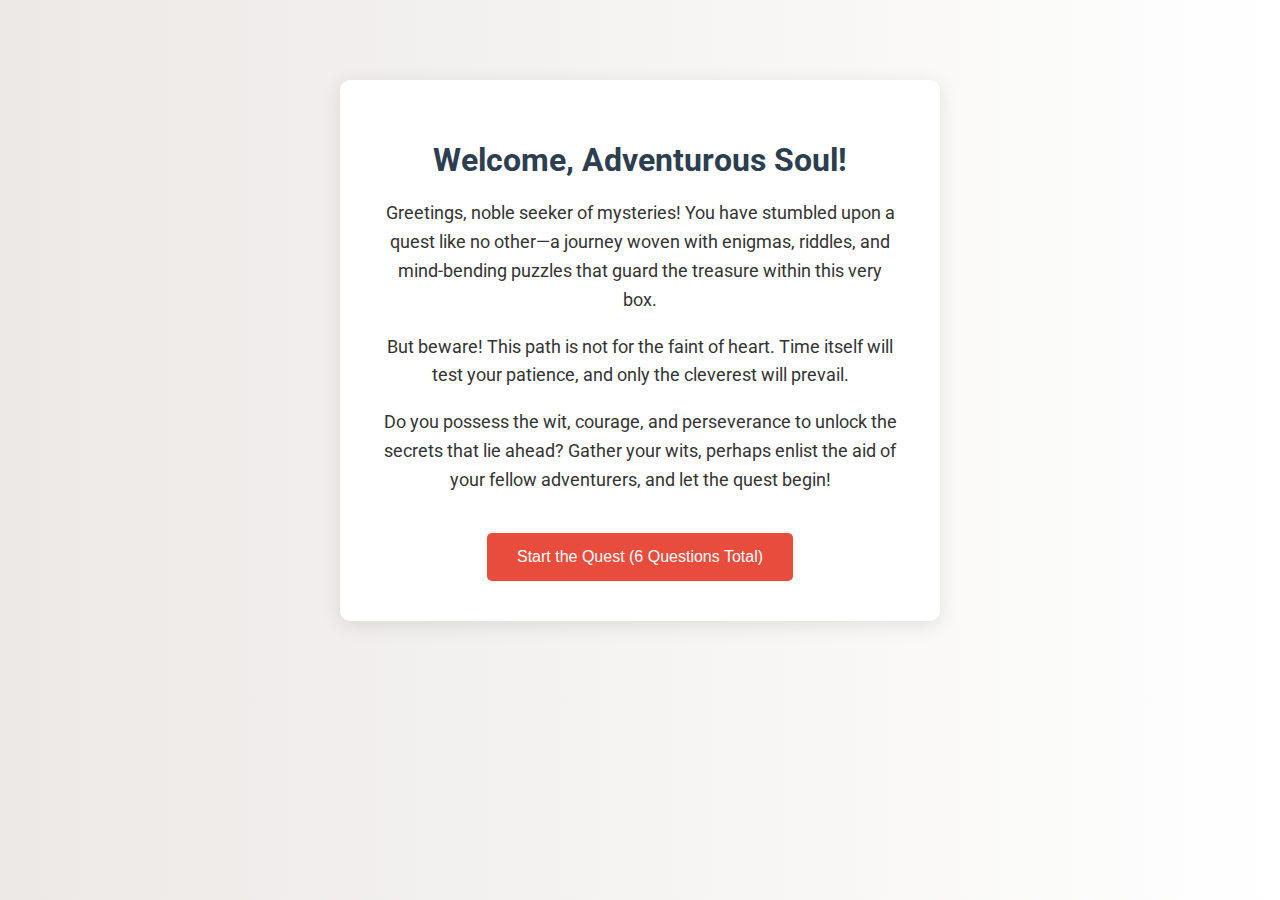
<file: index.html>
<!-- index.html -->

<!DOCTYPE html>
<html lang="en">
<head>
    <meta charset="UTF-8">
    <title>Holiday Mystery Quest</title>
    <link rel="stylesheet" href="styles.css">
</head>
<body>
    <div class="container">
        <h1>Welcome, Adventurous Soul!</h1>
        <p>Greetings, noble seeker of mysteries! You have stumbled upon a quest like no other—a journey woven with enigmas, riddles, and mind-bending puzzles that guard the treasure within this very box.</p>
        <p>But beware! This path is not for the faint of heart. Time itself will test your patience, and only the cleverest will prevail.</p>
        <p>Do you possess the wit, courage, and perseverance to unlock the secrets that lie ahead? Gather your wits, perhaps enlist the aid of your fellow adventurers, and let the quest begin!</p>
        <button onclick="startQuest()">Start the Quest (6 Questions Total)</button>
    </div>

    <script>
        function startQuest() {
            window.location.href = 'puzzle1.html';
        }
    </script>
</body>
</html>
</file>
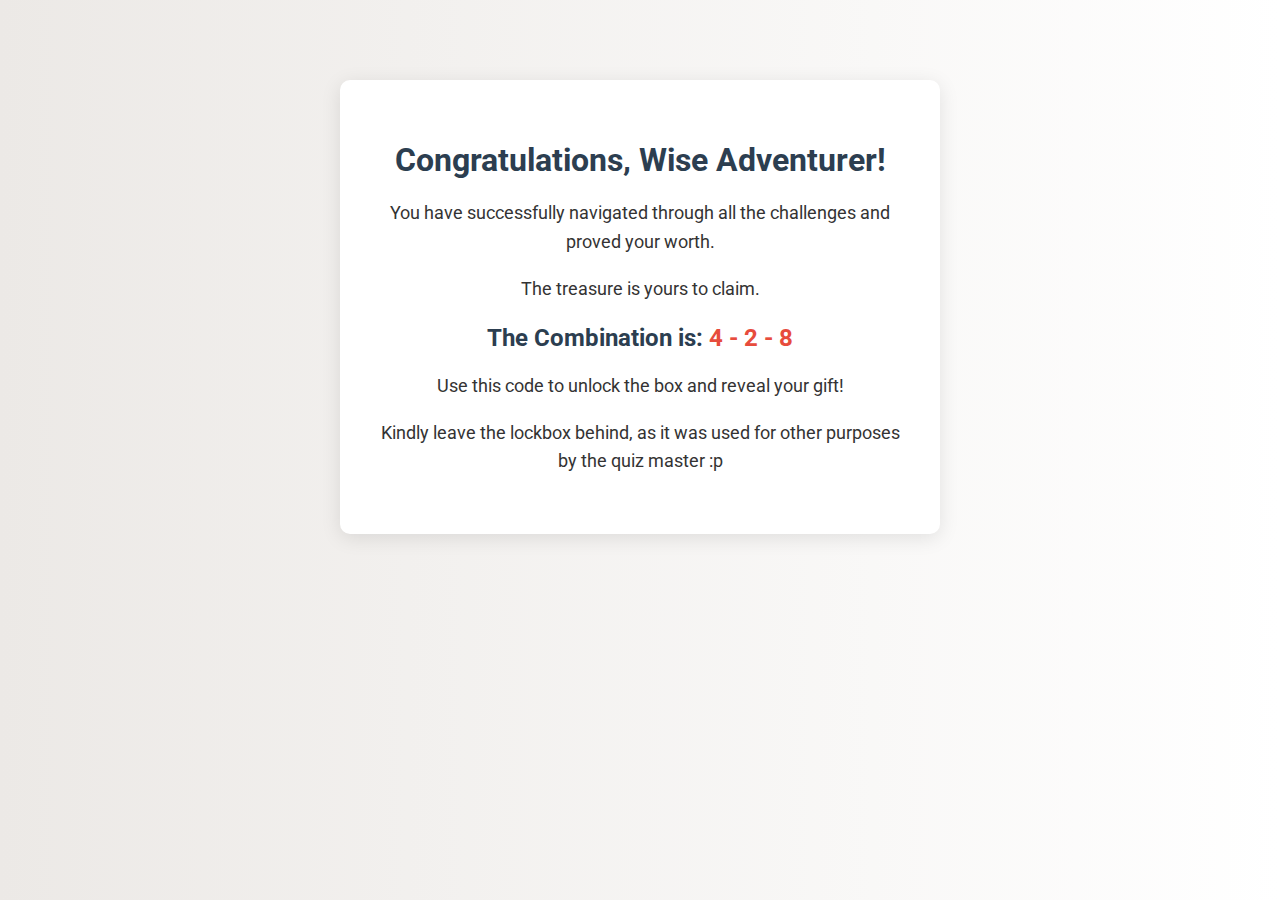
<file: congratulations.html>
<!-- congratulations.html -->

<!DOCTYPE html>
<html lang="en">
<head>
    <meta charset="UTF-8">
    <title>Congratulations!</title>
    <link rel="stylesheet" href="styles.css">
</head>
<body>
    <div class="container">
        <h1>Congratulations, Wise Adventurer!</h1>
        <p>You have successfully navigated through all the challenges and proved your worth.</p>
        <p>The treasure is yours to claim.</p>
        <h2>The Combination is: <span style="color: #e74c3c;">4 - 2 - 8</span></h2>
        <p>Use this code to unlock the box and reveal your gift!</p>
        <p>Kindly leave the lockbox behind, as it was used for other purposes by the quiz master :p</p>
    </div>
</body>
</html>
</file>
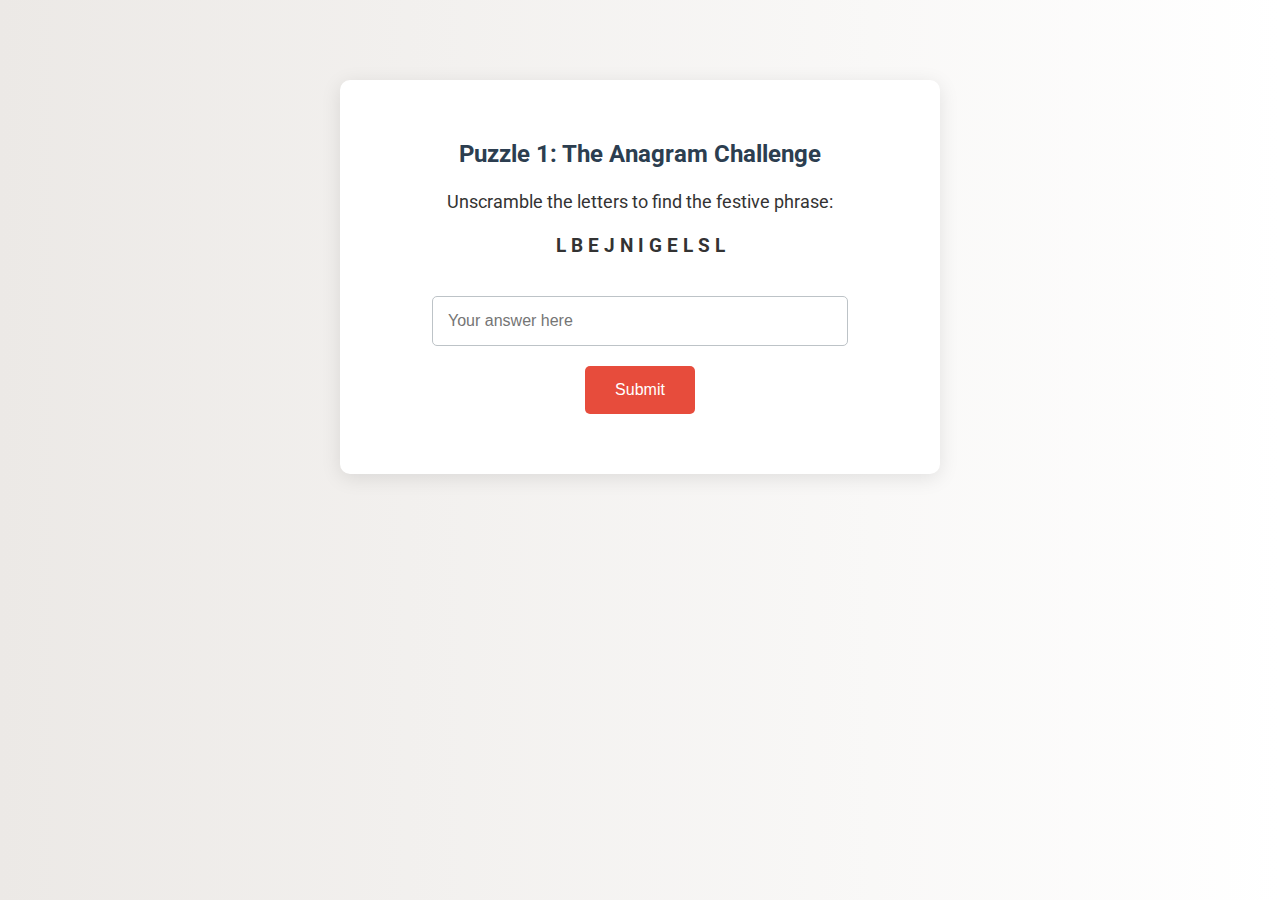
<file: puzzle1.html>
<!-- puzzle1.html -->

<!DOCTYPE html>
<html lang="en">
<head>
    <meta charset="UTF-8">
    <title>Puzzle 1 - Holiday Mystery Quest</title>
    <link rel="stylesheet" href="styles.css">
</head>
<body>
    <div class="container">
        <h2>Puzzle 1: The Anagram Challenge</h2>
        <p>Unscramble the letters to find the festive phrase:</p>
        <h3>L B E J N I G E L S L</h3>
        <input type="text" id="answer" placeholder="Your answer here">
        <button onclick="checkAnswer(1)">Submit</button>
        <p id="feedback"></p>
    </div>

    <script src="script.js"></script>
</body>
</html>
</file>
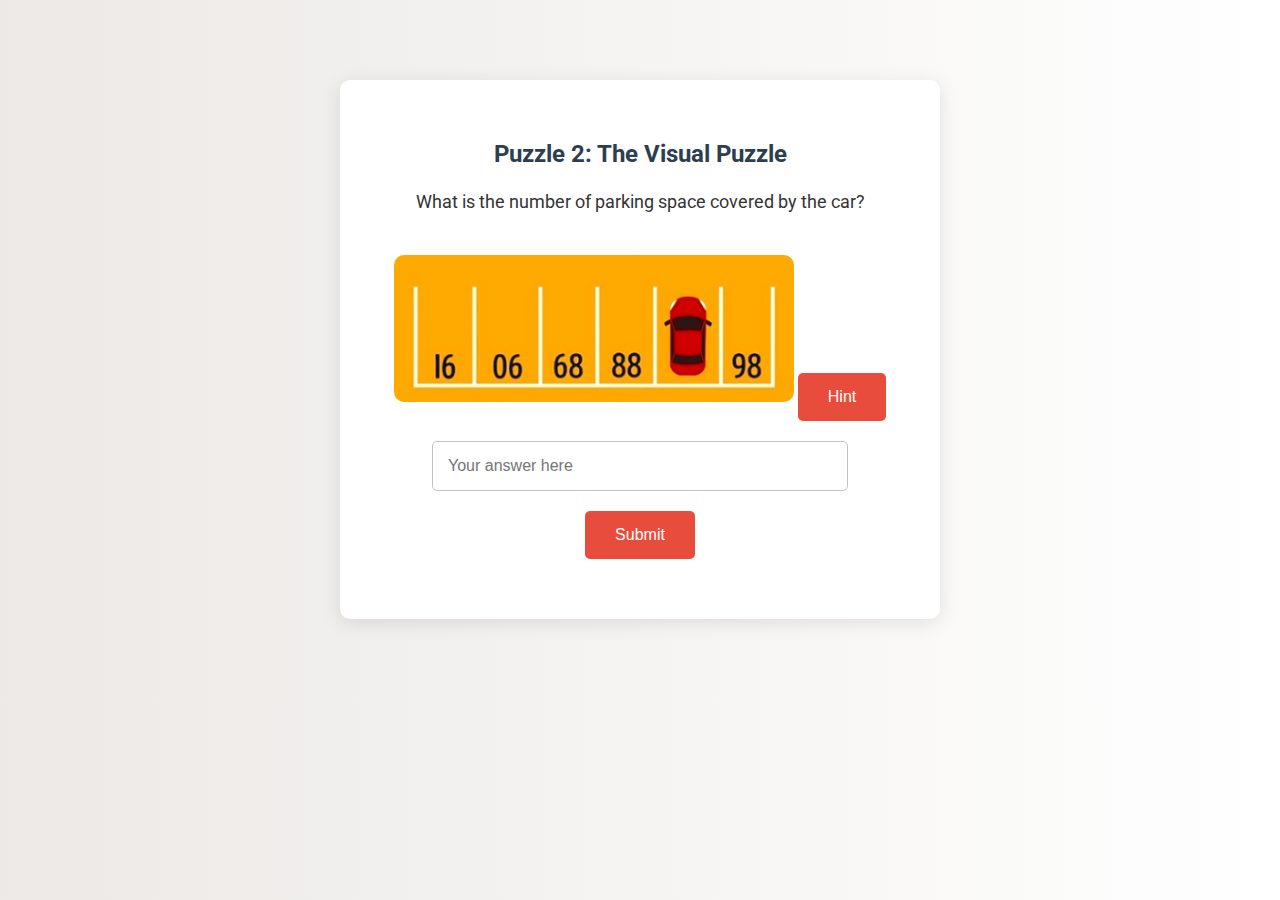
<file: puzzle2.html>
<!-- puzzle2.html -->

<!DOCTYPE html>
<html lang="en">
<head>
    <meta charset="UTF-8">
    <title>Puzzle 2 - Holiday Mystery Quest</title>
    <link rel="stylesheet" href="styles.css">
</head>
<body>
    <div class="container">
        <h2>Puzzle 2: The Visual Puzzle</h2>
        <p>What is the number of parking space covered by the car?</p>
        <img src="images/puzzle2.jpg" alt="Hidden Numbers Image" style="width:100%; max-width:400px; margin-top:20px;">
        
        <!-- Hint Section -->
        <button id="hint-button">Hint</button>
        <div id="hint-confirmation" style="display: none;">
            <p>Are you sure you want a hint?</p>
            <button id="confirm-yes">Yes</button>
            <button id="confirm-no">No</button>
        </div>
        <p id="hint-text" style="display: none;">Hint: The car is not parked in the same direction as you are viewing the parking lot.</p>

        <!-- Answer Input -->
        <input type="text" id="answer" placeholder="Your answer here">
        <button onclick="checkAnswer(2)">Submit</button>
        <p id="feedback"></p>
    </div>

    <!-- Inline Script for Hint Functionality -->
    <script>
        // JavaScript to handle hint confirmation and display
        const hintButton = document.getElementById('hint-button');
        const hintConfirmation = document.getElementById('hint-confirmation');
        const hintText = document.getElementById('hint-text');

        hintButton.addEventListener('click', () => {
            hintConfirmation.style.display = 'block';
        });

        document.getElementById('confirm-yes').addEventListener('click', () => {
            hintText.style.display = 'block';
            hintConfirmation.style.display = 'none';
        });

        document.getElementById('confirm-no').addEventListener('click', () => {
            hintConfirmation.style.display = 'none';
        });
    </script>

    <!-- Include External script.js -->
    <script src="script.js"></script>
</body>
</html>
</file>
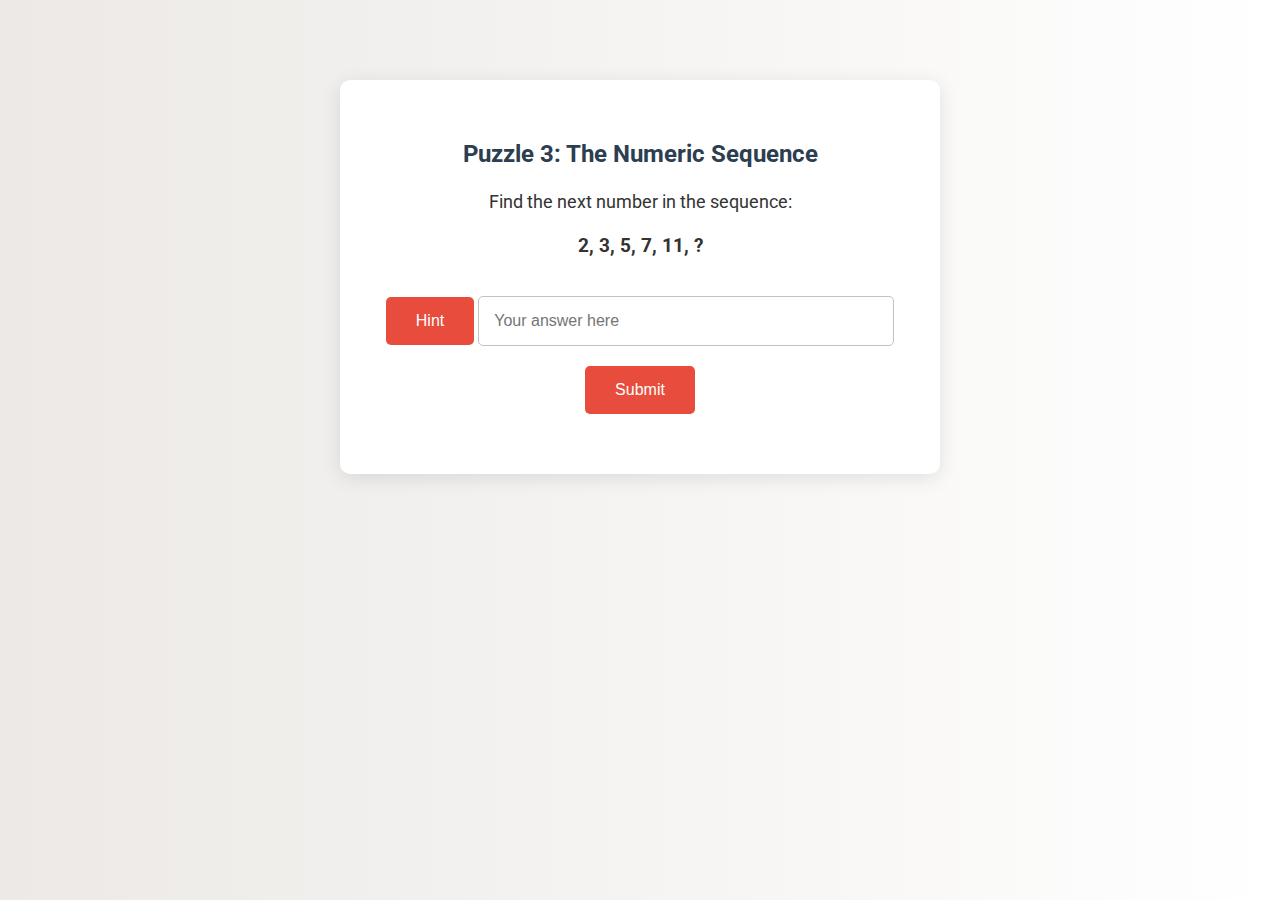
<file: puzzle3.html>
<!-- puzzle3.html -->

<!DOCTYPE html>
<html lang="en">
<head>
    <meta charset="UTF-8">
    <title>Puzzle 3 - Holiday Mystery Quest</title>
    <link rel="stylesheet" href="styles.css">
</head>
<body>
    <div class="container">
        <h2>Puzzle 3: The Numeric Sequence</h2>
        <p>Find the next number in the sequence:</p>
        <h3>2, 3, 5, 7, 11, ?</h3>
        
        <!-- Hint Section -->
        <button id="hint-button">Hint</button>
        <div id="hint-confirmation" style="display: none;">
            <p>Are you sure you want a hint?</p>
            <button id="confirm-yes">Yes</button>
            <button id="confirm-no">No</button>
        </div>
        <p id="hint-text" style="display: none;">Hint: Think of prime numbers.</p>

        <!-- Answer Input -->
        <input type="text" id="answer" placeholder="Your answer here">
        <button onclick="checkAnswer(3)">Submit</button>
        <p id="feedback"></p>
    </div>

    <!-- Inline Script for Hint Functionality -->
    <script>
        // JavaScript to handle hint confirmation and display
        const hintButton = document.getElementById('hint-button');
        const hintConfirmation = document.getElementById('hint-confirmation');
        const hintText = document.getElementById('hint-text');

        hintButton.addEventListener('click', () => {
            hintConfirmation.style.display = 'block';
        });

        document.getElementById('confirm-yes').addEventListener('click', () => {
            hintText.style.display = 'block';
            hintConfirmation.style.display = 'none';
        });

        document.getElementById('confirm-no').addEventListener('click', () => {
            hintConfirmation.style.display = 'none';
        });
    </script>

    <!-- Include External script.js -->
    <script src="script.js"></script>
</body>
</html>
</file>
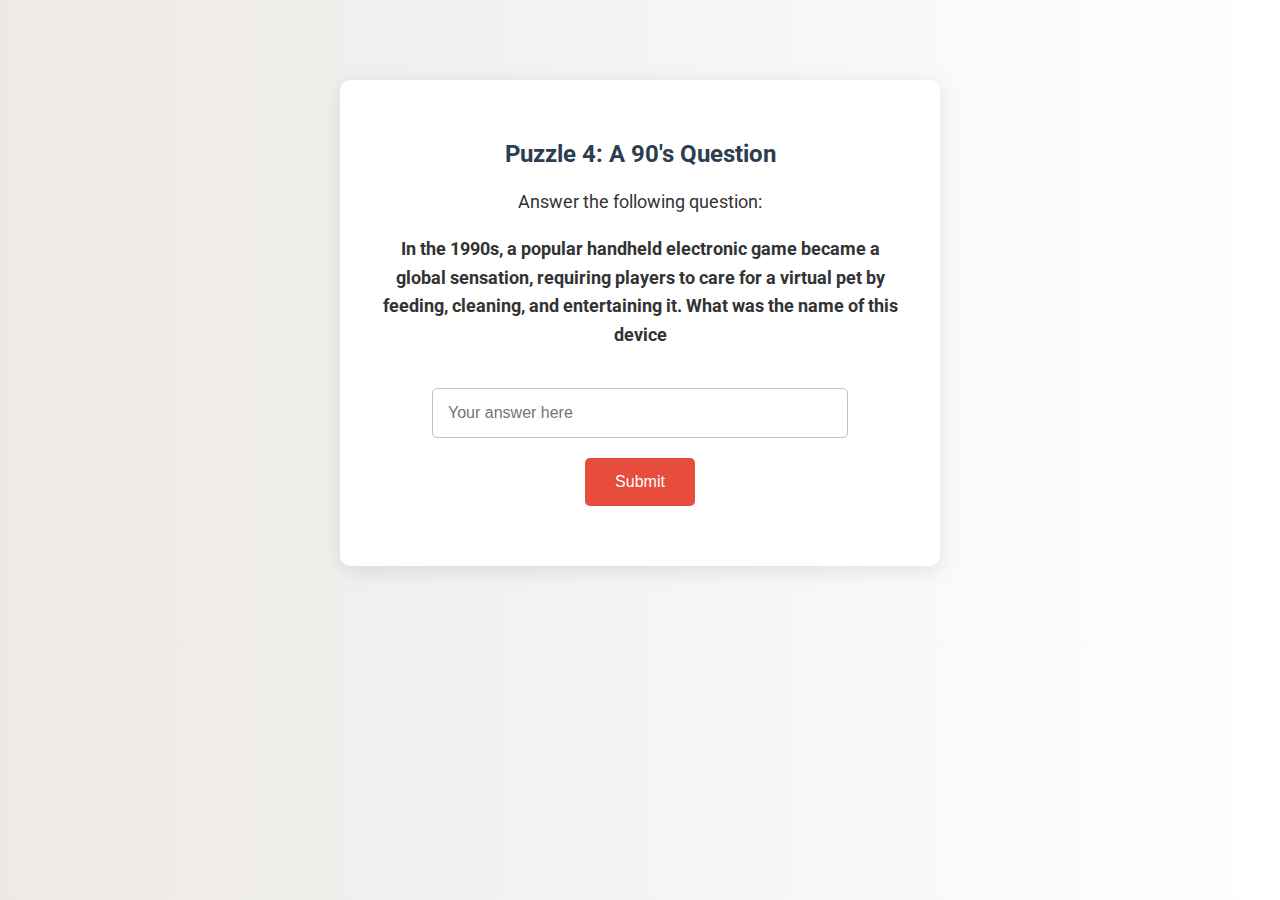
<file: puzzle4.html>
<!-- puzzle4.html -->

<!DOCTYPE html>
<html lang="en">
<head>
    <meta charset="UTF-8">
    <title>Puzzle 4 - Holiday Mystery Quest</title>
    <link rel="stylesheet" href="styles.css">
</head>
<body>
    <div class="container">
        <h2>Puzzle 4: A 90's Question</h2>
        <p>Answer the following question:</p>
        <p><strong>In the 1990s, a popular handheld electronic game became a global sensation, requiring players to care for a virtual pet by feeding, cleaning, and entertaining it. What was the name of this device</strong></p>
        <input type="text" id="answer" placeholder="Your answer here">
        <button onclick="checkAnswer(4)">Submit</button>
        <p id="feedback"></p>
    </div>

    <script src="script.js"></script>
</body>
</html>
</file>
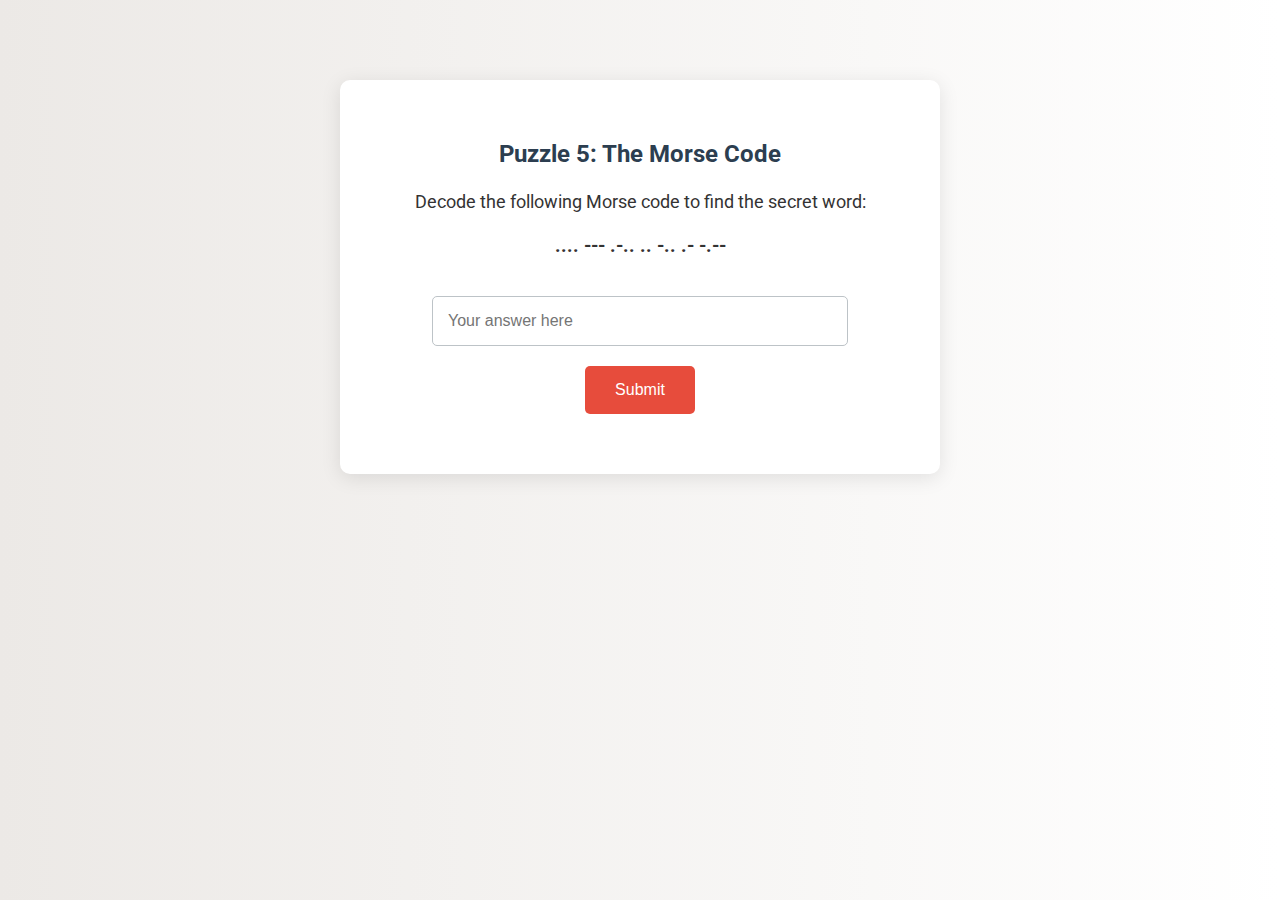
<file: puzzle5.html>
<!-- puzzle5.html -->

<!DOCTYPE html>
<html lang="en">
<head>
    <meta charset="UTF-8">
    <title>Puzzle 5 - Holiday Mystery Quest</title>
    <link rel="stylesheet" href="styles.css">
</head>
<body>
    <div class="container">
        <h2>Puzzle 5: The Morse Code</h2>
        <p>Decode the following Morse code to find the secret word:</p>
        <h3>.... --- .-.. .. -.. .- -.--</h3>
        <input type="text" id="answer" placeholder="Your answer here">
        <button onclick="checkAnswer(5)">Submit</button>
        <p id="feedback"></p>
    </div>

    <script src="script.js"></script>
</body>
</html>
</file>
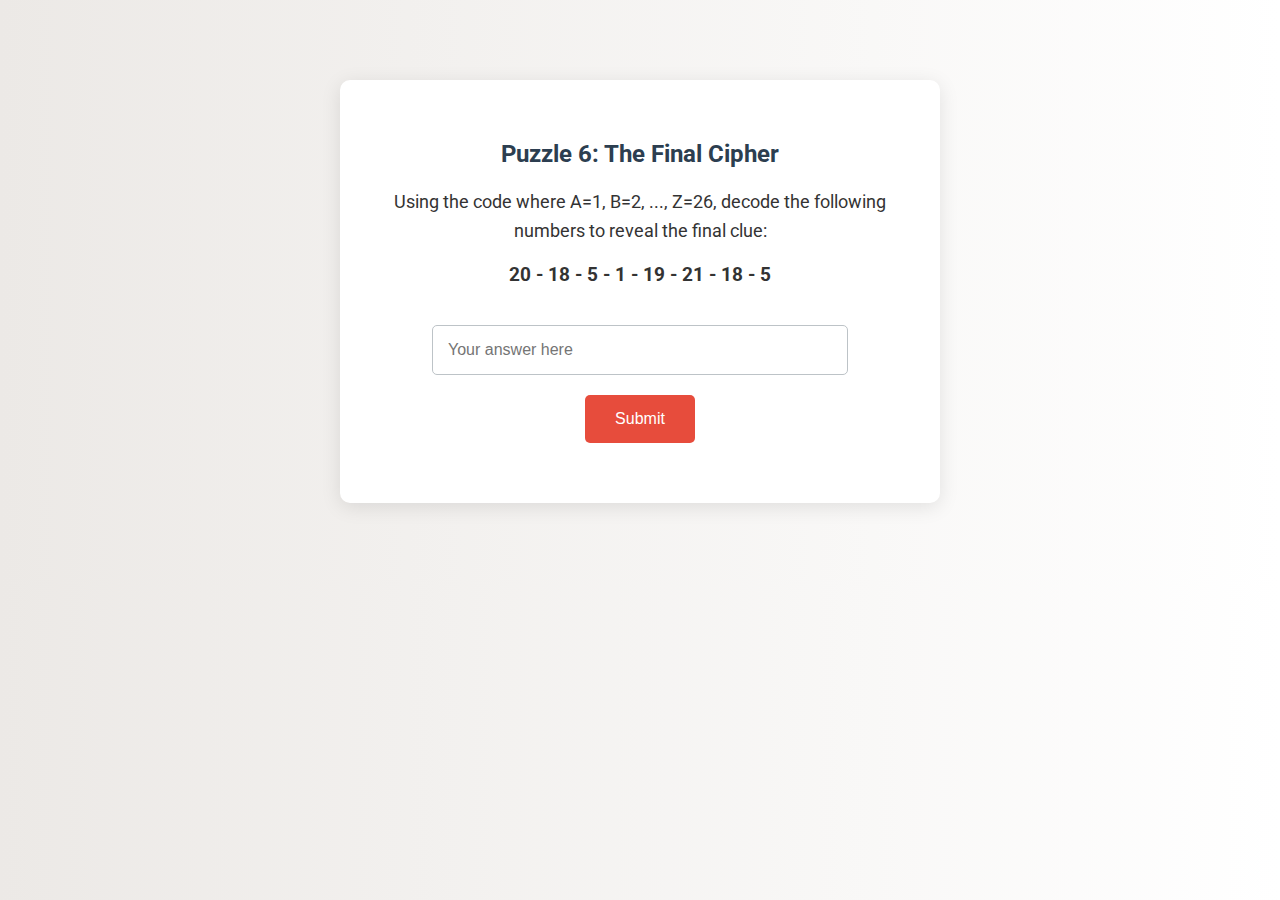
<file: puzzle6.html>
<!-- puzzle6.html -->

<!DOCTYPE html>
<html lang="en">
<head>
    <meta charset="UTF-8">
    <title>Puzzle 6 - Holiday Mystery Quest</title>
    <link rel="stylesheet" href="styles.css">
</head>
<body>
    <div class="container">
        <h2>Puzzle 6: The Final Cipher</h2>
        <p>Using the code where A=1, B=2, ..., Z=26, decode the following numbers to reveal the final clue:</p>
        <h3>20 - 18 - 5 - 1 - 19 - 21 - 18 - 5</h3>
        <input type="text" id="answer" placeholder="Your answer here">
        <button onclick="checkAnswer(6)">Submit</button>
        <p id="feedback"></p>
    </div>

    <script src="script.js"></script>
</body>
</html>
</file>
<file: styles.css>
/* styles.css */

@import url('https://fonts.googleapis.com/css2?family=Roboto:wght@400;700&display=swap');

* {
    box-sizing: border-box;
}

body {
    font-family: 'Roboto', sans-serif;
    background: linear-gradient(to right, #ece9e6, #ffffff);
    color: #333;
    margin: 0;
    padding: 0;
}

.container {
    width: 90%;
    max-width: 600px;
    margin: 80px auto;
    background-color: #fff;
    padding: 40px;
    border-radius: 10px;
    box-shadow: 0 4px 20px rgba(0,0,0,0.1);
    text-align: center;
}

h1, h2 {
    color: #2c3e50;
    margin-bottom: 20px;
}

p {
    font-size: 18px;
    line-height: 1.6;
}

button {
    background-color: #e74c3c;
    color: #fff;
    border: none;
    padding: 15px 30px;
    font-size: 16px;
    border-radius: 5px;
    cursor: pointer;
    margin-top: 20px;
}

button:hover {
    background-color: #c0392b;
}

input[type="text"] {
    width: 80%;
    padding: 15px;
    font-size: 16px;
    border: 1px solid #bdc3c7;
    border-radius: 5px;
    margin-top: 20px;
}

#feedback {
    margin-top: 20px;
    font-weight: bold;
    color: #e74c3c;
}

#timer {
    font-size: 24px;
    color: #e74c3c;
}

img {
    margin-top: 20px;
    max-width: 100%;
    height: auto;
    border-radius: 10px;
}

@media (max-width: 600px) {
    .container {
        margin: 20px;
        padding: 20px;
    }
    input[type="text"] {
        width: 100%;
    }
}
</file>
